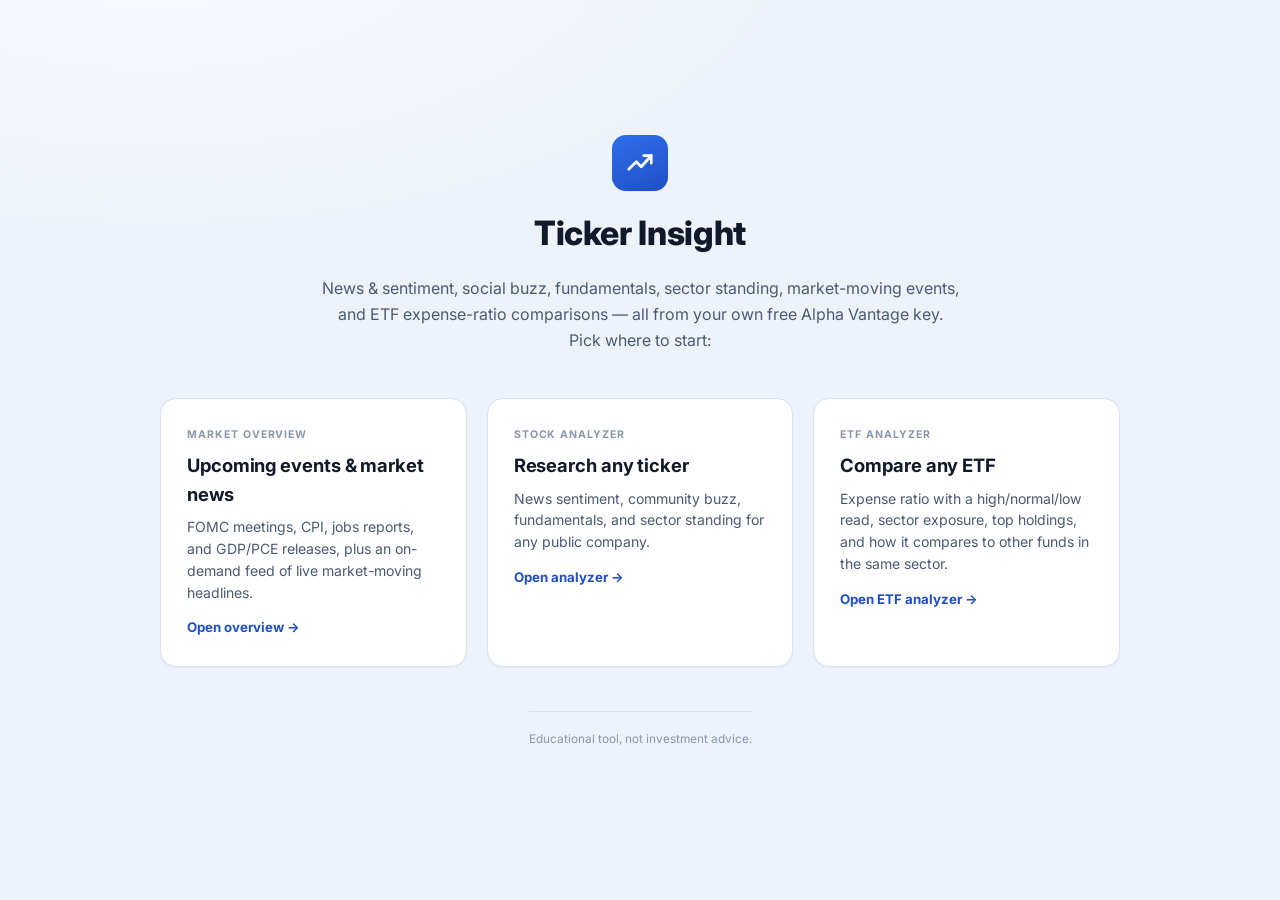
<file: index.html>
<!doctype html>
<html lang="en">
<head>
<meta charset="utf-8">
<meta name="viewport" content="width=device-width,initial-scale=1">
<title>Ticker Insight</title>
<link rel="preconnect" href="https://fonts.googleapis.com">
<link rel="preconnect" href="https://fonts.gstatic.com" crossorigin>
<link href="https://fonts.googleapis.com/css2?family=Inter:wght@400;500;600;700;800&family=JetBrains+Mono:wght@500;600;700&display=swap" rel="stylesheet">
<link rel="stylesheet" href="style.css">
</head>
<body>
<div class="wrap cover-wrap">

  <div class="hero">
    <span class="brand-mark large" aria-hidden="true"><svg viewBox="0 0 24 24" fill="none" xmlns="http://www.w3.org/2000/svg"><path d="M3 17L9 11L13 15L21 6" stroke="white" stroke-width="2.2" stroke-linecap="round" stroke-linejoin="round"/><path d="M21 6H15M21 6V12" stroke="white" stroke-width="2.2" stroke-linecap="round" stroke-linejoin="round"/></svg></span>
    <h1>Ticker Insight</h1>
    <p class="hero-sub">News &amp; sentiment, social buzz, fundamentals, sector standing, market-moving events, and ETF expense-ratio comparisons — all from your own free Alpha Vantage key. Pick where to start:</p>
  </div>

  <div class="cover-grid">
    <a class="cover-card" href="overview.html">
      <span class="eyebrow">Market overview</span>
      <h2>Upcoming events &amp; market news</h2>
      <p>FOMC meetings, CPI, jobs reports, and GDP/PCE releases, plus an on-demand feed of live market-moving headlines.</p>
      <span class="cover-arrow">Open overview →</span>
    </a>
    <a class="cover-card" href="analyzer.html">
      <span class="eyebrow">Stock analyzer</span>
      <h2>Research any ticker</h2>
      <p>News sentiment, community buzz, fundamentals, and sector standing for any public company.</p>
      <span class="cover-arrow">Open analyzer →</span>
    </a>
    <a class="cover-card" href="etf.html">
      <span class="eyebrow">ETF analyzer</span>
      <h2>Compare any ETF</h2>
      <p>Expense ratio with a high/normal/low read, sector exposure, top holdings, and how it compares to other funds in the same sector.</p>
      <span class="cover-arrow">Open ETF analyzer →</span>
    </a>
  </div>

  <footer>Educational tool, not investment advice.</footer>
</div>
</body>
</html>
</file>
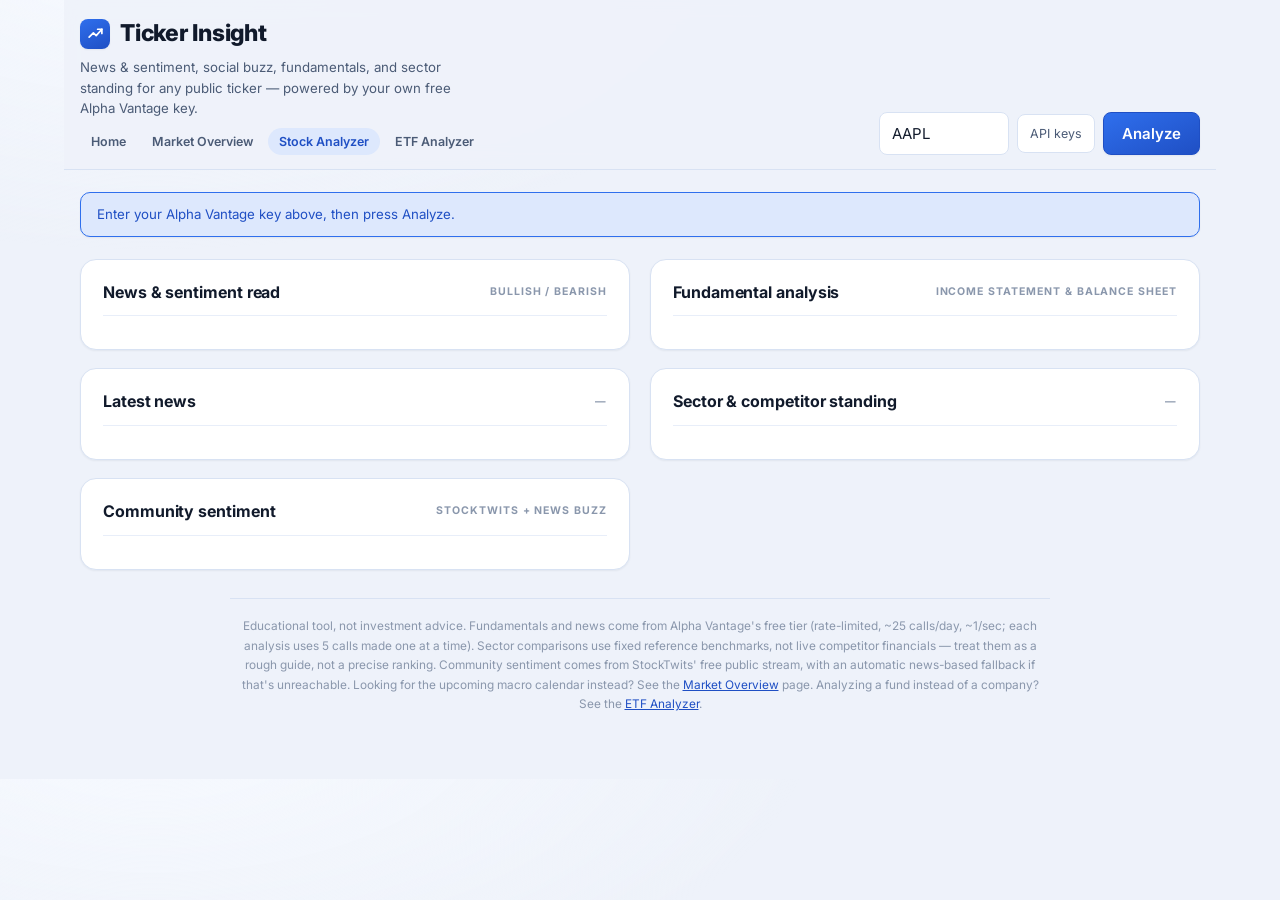
<file: analyzer.html>
<!doctype html>
<html lang="en">
<head>
<meta charset="utf-8">
<meta name="viewport" content="width=device-width,initial-scale=1">
<title>Stock Analyzer · Ticker Insight</title>
<link rel="preconnect" href="https://fonts.googleapis.com">
<link rel="preconnect" href="https://fonts.gstatic.com" crossorigin>
<link href="https://fonts.googleapis.com/css2?family=Inter:wght@400;500;600;700;800&family=JetBrains+Mono:wght@500;600;700&display=swap" rel="stylesheet">
<link rel="stylesheet" href="style.css">
</head>
<body>
<div class="wrap">

  <div class="topbar">
    <div class="brandline">
      <h1><span class="brand-mark" aria-hidden="true"><svg viewBox="0 0 24 24" fill="none" xmlns="http://www.w3.org/2000/svg"><path d="M3 17L9 11L13 15L21 6" stroke="white" stroke-width="2.4" stroke-linecap="round" stroke-linejoin="round"/><path d="M21 6H15M21 6V12" stroke="white" stroke-width="2.4" stroke-linecap="round" stroke-linejoin="round"/></svg></span>Ticker Insight</h1>
      <p>News &amp; sentiment, social buzz, fundamentals, and sector standing for any public ticker — powered by your own free Alpha Vantage key.</p>
      <nav class="pagenav">
        <a href="index.html">Home</a>
        <a href="overview.html">Market Overview</a>
        <a href="analyzer.html" class="active">Stock Analyzer</a>
        <a href="etf.html">ETF Analyzer</a>
      </nav>
    </div>
    <form id="searchForm" autocomplete="off">
      <input type="text" id="tickerInput" placeholder="AAPL" maxlength="8" value="AAPL">
      <details class="keys" id="keybox">
        <summary id="keySummary">API keys</summary>
        <div class="keypanel">
          <p>Free key at <a href="https://www.alphavantage.co/support/#api-key" target="_blank" rel="noopener">alphavantage.co</a> (required, ~25 req/day, this page uses 5 per analysis).</p>
          <label for="avKey">Alpha Vantage key</label>
          <input type="password" id="avKey" placeholder="required">
          <p>Social sentiment comes from StockTwits' free public symbol stream — no key needed. If it's unreachable, the page automatically falls back to a news-based buzz proxy instead.</p>
          <button type="button" class="ghost" id="saveKeys">Save</button>
        </div>
      </details>
      <button type="submit" id="goBtn">Analyze</button>
    </form>
  </div>

  <div id="banner" class="banner example">Enter your Alpha Vantage key above, then press Analyze.</div>

  <div class="overview" id="overview" style="display:none;"></div>

  <div class="grid">
    <div class="col" style="display:flex;flex-direction:column;gap:18px;">

      <div class="card">
        <div class="card-head"><h2>News &amp; sentiment read</h2><span class="eyebrow">Bullish / bearish</span></div>
        <div id="sentimentVerdict"></div>
      </div>

      <div class="card">
        <div class="card-head"><h2>Latest news</h2><span class="eyebrow" id="newsCount">—</span></div>
        <div id="newsList"></div>
      </div>

      <div class="card">
        <div class="card-head"><h2>Community sentiment</h2><span class="eyebrow">StockTwits + news buzz</span></div>
        <div id="xSection"></div>
      </div>

    </div>

    <div class="col" style="display:flex;flex-direction:column;gap:18px;">

      <div class="card">
        <div class="card-head"><h2>Fundamental analysis</h2><span class="eyebrow">Income statement &amp; balance sheet</span></div>
        <table class="metrics" id="fundTable"></table>
      </div>

      <div class="card">
        <div class="card-head"><h2>Sector &amp; competitor standing</h2><span class="eyebrow" id="sectorName">—</span></div>
        <div id="rankSection"></div>
      </div>

    </div>
  </div>

  <footer>
    Educational tool, not investment advice. Fundamentals and news come from Alpha Vantage's free tier (rate-limited, ~25 calls/day, ~1/sec; each analysis uses 5 calls made one at a time). Sector comparisons use fixed reference benchmarks, not live competitor financials — treat them as a rough guide, not a precise ranking. Community sentiment comes from StockTwits' free public stream, with an automatic news-based fallback if that's unreachable. Looking for the upcoming macro calendar instead? See the <a href="overview.html">Market Overview</a> page. Analyzing a fund instead of a company? See the <a href="etf.html">ETF Analyzer</a>.
  </footer>
</div>

<script src="shared.js"></script>
<script>
(function(){
"use strict";

const els = {
  tickerInput: document.getElementById('tickerInput'),
  avKey: document.getElementById('avKey'),
  saveKeys: document.getElementById('saveKeys'),
  keybox: document.getElementById('keybox'),
  keySummary: document.getElementById('keySummary'),
  form: document.getElementById('searchForm'),
  goBtn: document.getElementById('goBtn'),
  banner: document.getElementById('banner'),
  overview: document.getElementById('overview'),
  sentimentVerdict: document.getElementById('sentimentVerdict'),
  newsList: document.getElementById('newsList'),
  newsCount: document.getElementById('newsCount'),
  xSection: document.getElementById('xSection'),
  fundTable: document.getElementById('fundTable'),
  sectorName: document.getElementById('sectorName'),
  rankSection: document.getElementById('rankSection'),
};

(function initKeys(){
  const av = loadK('ti_av_key');
  if(av) els.avKey.value = av;
  els.keySummary.textContent = av ? 'API keys saved ✓' : 'API keys';
})();
els.saveKeys.addEventListener('click', function(){
  saveK('ti_av_key', els.avKey.value.trim());
  els.keySummary.textContent = els.avKey.value.trim() ? 'API keys saved ✓' : 'API keys';
  els.keybox.removeAttribute('open');
});

function setBanner(kind,msg){ els.banner.className = 'banner'+(kind?' '+kind:''); els.banner.textContent = msg; }

/* ---------------- sector reference benchmarks (static, approximate) ---------------- */
const SECTOR_REF = [
  {match:['TECHNOLOGY'], pe:28, margin:0.18, growth:0.10, peers:['AAPL','MSFT','GOOGL','NVDA','META']},
  {match:['HEALTH'], pe:22, margin:0.12, growth:0.08, peers:['JNJ','UNH','PFE','ABBV','LLY']},
  {match:['FINANC'], pe:14, margin:0.22, growth:0.06, peers:['JPM','BAC','WFC','GS','MS']},
  {match:['CONSUMER CYCLICAL','CONSUMER DISCRETIONARY'], pe:20, margin:0.08, growth:0.09, peers:['AMZN','TSLA','HD','MCD','NKE']},
  {match:['CONSUMER DEFENSIVE','CONSUMER STAPLES'], pe:19, margin:0.09, growth:0.04, peers:['PG','KO','PEP','WMT','COST']},
  {match:['ENERGY'], pe:11, margin:0.10, growth:0.05, peers:['XOM','CVX','COP','SLB','EOG']},
  {match:['INDUSTRIAL'], pe:19, margin:0.09, growth:0.06, peers:['CAT','HON','UPS','GE','BA']},
  {match:['UTILIT'], pe:17, margin:0.11, growth:0.03, peers:['NEE','DUK','SO','AEP','EXC']},
  {match:['REAL ESTATE'], pe:35, margin:0.25, growth:0.04, peers:['PLD','AMT','EQIX','SPG','O']},
  {match:['MATERIAL'], pe:16, margin:0.10, growth:0.04, peers:['LIN','SHW','FCX','NEM','DOW']},
  {match:['COMMUNICATION'], pe:19, margin:0.14, growth:0.06, peers:['GOOGL','META','NFLX','DIS','TMUS']},
];
const SECTOR_DEFAULT = {pe:20, margin:0.12, growth:0.07, peers:[]};
function sectorRef(sectorStr){
  const s = (sectorStr||'').toUpperCase();
  for(const row of SECTOR_REF){ if(row.match.some(m=>s.includes(m))) return row; }
  return SECTOR_DEFAULT;
}

function renderOverview(d){
  els.overview.style.display = 'flex';
  const cls = d.change>=0 ? 'up' : 'down';
  const arrow = d.change>=0 ? '▲' : '▼';
  els.overview.innerHTML =
    '<div class="ov-id"><div class="tick">'+d.ticker+' · '+(d.exchange||'—')+'</div><h2>'+d.name+'</h2><div class="sub">'+(d.sector||'')+(d.industry?' · '+d.industry:'')+'</div></div>'+
    '<div class="ov-price"><span class="px">$'+d.price.toFixed(2)+'</span><span class="chg '+cls+'">'+arrow+' '+Math.abs(d.change).toFixed(2)+' ('+Math.abs(d.changePct).toFixed(2)+'%)</span></div>';
}

function renderSentiment(newsFeed, ticker){
  if(!newsFeed.length){
    els.sentimentVerdict.innerHTML = '<div class="verdict-note">No recent news found to gauge sentiment from.</div>';
    return;
  }
  let scoreSum = 0, n = 0;
  newsFeed.forEach(item=>{
    const tk = (item.ticker_sentiment||[]).find(t=>t.ticker===ticker);
    const s = tk ? num(tk.ticker_sentiment_score) : num(item.overall_sentiment_score);
    if(s!==null){ scoreSum += s; n++; }
  });
  const avgScore = n ? scoreSum/n : 0;
  let label, cls;
  if(avgScore >= 0.15){ label = 'Bullish'; cls = 'bullish'; }
  else if(avgScore <= -0.15){ label = 'Bearish'; cls = 'bearish'; }
  else { label = 'Neutral / mixed'; cls = 'neutral'; }
  els.sentimentVerdict.innerHTML =
    '<div class="verdict-row"><span class="verdict-pill '+cls+'">'+label+'</span><span class="verdict-note">Average sentiment score '+avgScore.toFixed(2)+' across '+n+' recent articles (Alpha Vantage NEWS_SENTIMENT).</span></div>';
}

function renderNews(newsFeed){
  els.newsCount.textContent = newsFeed.length + ' articles';
  if(!newsFeed.length){ els.newsList.innerHTML = '<p class="verdict-note">No recent news found for this ticker.</p>'; return; }
  els.newsList.innerHTML = newsFeed.slice(0,12).map(function(n){
    const cls = sentClass(n.overall_sentiment_label);
    let when = '';
    if(n.time_published && n.time_published.length>=8){
      const t = n.time_published;
      when = t.slice(4,6)+'/'+t.slice(6,8)+'/'+t.slice(0,4);
    }
    return '<div class="news-item"><div class="news-top"><a href="'+n.url+'" target="_blank" rel="noopener">'+n.title+'</a><span class="tag '+cls+'">'+(n.overall_sentiment_label||'—')+'</span></div>'+
      '<div class="meta">'+n.source+' · '+when+'</div></div>';
  }).join('');
}

function newsBuzzFallback(ticker, newsFeed, reason){
  const bullish = newsFeed.filter(n=>sentClass(n.overall_sentiment_label)==='bullish').length;
  const bearish = newsFeed.filter(n=>sentClass(n.overall_sentiment_label)==='bearish').length;
  els.xSection.innerHTML =
    '<p class="note">'+reason+' so this is a proxy built from recent news volume instead.</p>'+
    '<table class="metrics"><tr><td class="k">Bullish-leaning articles</td><td class="v">'+bullish+'</td></tr>'+
    '<tr><td class="k">Bearish-leaning articles</td><td class="v">'+bearish+'</td></tr></table>';
}

async function renderSocialSection(ticker, newsFeed){
  els.xSection.innerHTML = '<div class="skel" style="width:100%;height:60px;"></div>';
  try{
    // StockTwits' public symbol stream needs no key or login and is built for
    // exactly this — retail bullish/bearish tags on a ticker.
    const url = 'https://api.stocktwits.com/api/2/streams/symbol/'+encodeURIComponent(ticker)+'.json';
    const res = await fetch(url);
    if(!res.ok) throw new Error('StockTwits responded with '+res.status);
    const json = await res.json();
    const messages = json.messages || [];
    if(!messages.length){ throw new Error('no recent StockTwits messages for this ticker'); }

    let bull=0, bear=0, neu=0;
    messages.forEach(function(m){
      const s = m.entities && m.entities.sentiment && m.entities.sentiment.basic;
      if(s==='Bullish') bull++; else if(s==='Bearish') bear++; else neu++;
    });
    const total = messages.length;
    const cls = bull>bear ? 'bullish' : bear>bull ? 'bearish' : 'neutral';
    const label = bull>bear ? 'Leaning bullish' : bear>bull ? 'Leaning bearish' : 'Mixed / neutral';
    els.xSection.innerHTML =
      '<div class="verdict-row"><span class="verdict-pill '+cls+'">'+label+'</span><span class="verdict-note">'+total+' recent StockTwits posts mentioning $'+ticker+'.</span></div>'+
      '<table class="metrics" style="margin-top:8px;"><tr><td class="k">Bullish-tagged posts</td><td class="v">'+bull+'</td></tr>'+
      '<tr><td class="k">Bearish-tagged posts</td><td class="v">'+bear+'</td></tr>'+
      '<tr><td class="k">Untagged posts</td><td class="v">'+neu+'</td></tr></table>'+
      '<p class="note">From StockTwits\' free public symbol stream — no account needed. Tags are self-reported by posters, not a computed model.</p>';
  }catch(err){
    newsBuzzFallback(ticker, newsFeed, 'Could not reach StockTwits directly from the browser ('+err.message+'),');
  }
}

function metricRow(k,v){ return '<tr><td class="k">'+k+'</td><td class="v">'+v+'</td></tr>'; }

function renderFundamentals(ov, income, bal){
  const rows = [];
  const pe = num(ov.PERatio), peg = num(ov.PEGRatio);
  rows.push(metricRow('P/E ratio', pe!==null?pe.toFixed(1):'—'));
  rows.push(metricRow('PEG ratio', peg!==null?peg.toFixed(2):'—'));
  rows.push(metricRow('Profit margin', pct(num(ov.ProfitMargin))));
  rows.push(metricRow('Operating margin', pct(num(ov.OperatingMarginTTM))));
  rows.push(metricRow('Return on equity', pct(num(ov.ReturnOnEquityTTM))));

  // income statement YoY (most recent two annual reports)
  const ar = (income && income.annualReports) || [];
  if(ar.length >= 2){
    const rev0 = num(ar[0].totalRevenue), rev1 = num(ar[1].totalRevenue);
    const ni0 = num(ar[0].netIncome), ni1 = num(ar[1].netIncome);
    if(rev0!==null && rev1) rows.push(metricRow('Revenue YoY (annual)', pct((rev0-rev1)/Math.abs(rev1))));
    if(ni0!==null && ni1) rows.push(metricRow('Net income YoY (annual)', pct((ni0-ni1)/Math.abs(ni1))));
    rows.push(metricRow('Latest annual revenue', money(rev0)));
    rows.push(metricRow('Latest annual net income', money(ni0)));
  }
  rows.push(metricRow('Market cap', money(num(ov.MarketCapitalization))));
  rows.push(metricRow('Analyst target', num(ov.AnalystTargetPrice)!==null ? '$'+num(ov.AnalystTargetPrice).toFixed(2) : '—'));

  if(bal){
    const liab = num(bal.totalLiabilities), eq = num(bal.totalShareholderEquity);
    const ca = num(bal.totalCurrentAssets), cl = num(bal.totalCurrentLiabilities);
    rows.push(metricRow('Debt / equity', (liab!==null&&eq)?(liab/eq).toFixed(2):'—'));
    rows.push(metricRow('Current ratio', (ca!==null&&cl)?(ca/cl).toFixed(2):'—'));
  }
  els.fundTable.innerHTML = rows.join('');
}

function verdictTag(companyVal, sectorVal, higherIsBetter){
  if(companyVal===null || sectorVal===null || sectorVal===0) return {cls:'neutral', label:'n/a'};
  const ratio = companyVal/sectorVal;
  const better = higherIsBetter ? ratio>1.1 : ratio<0.9;
  const worse = higherIsBetter ? ratio<0.9 : ratio>1.1;
  if(better) return {cls:'bullish', label:'Above sector'};
  if(worse) return {cls:'bearish', label:'Below sector'};
  return {cls:'neutral', label:'In line'};
}

function renderRanking(ov, income, ticker){
  const sector = ov.Sector || ov.Industry || '';
  els.sectorName.textContent = sector || 'Unclassified';
  const ref = sectorRef(sector);

  const pe = num(ov.PERatio);
  const margin = num(ov.ProfitMargin);
  const ar = (income && income.annualReports) || [];
  let growth = null;
  if(ar.length>=2){
    const rev0=num(ar[0].totalRevenue), rev1=num(ar[1].totalRevenue);
    if(rev0!==null && rev1) growth = (rev0-rev1)/Math.abs(rev1);
  }

  const peV = verdictTag(pe, ref.pe, false); // lower P/E = cheaper = "better" here
  const mV = verdictTag(margin, ref.margin, true);
  const gV = verdictTag(growth, ref.growth, true);

  const tally = [peV,mV,gV].filter(v=>v.label!=='n/a');
  const bullCount = tally.filter(v=>v.cls==='bullish').length;
  const bearCount = tally.filter(v=>v.cls==='bearish').length;
  let tier, tierCls;
  if(bullCount>=2){ tier='Top of sector'; tierCls='bullish'; }
  else if(bearCount>=2){ tier='Below sector average'; tierCls='bearish'; }
  else { tier='Around sector average'; tierCls='neutral'; }

  const rows = [
    ['P/E ratio', pe!==null?pe.toFixed(1):'—', ref.pe.toFixed(1), peV],
    ['Profit margin', pct(margin), (ref.margin*100).toFixed(0)+'%', mV],
    ['Revenue growth (YoY)', pct(growth), (ref.growth*100).toFixed(0)+'%', gV],
  ];

  const tableHtml = '<table class="rank"><tr><th>Metric</th><th>'+ticker+'</th><th>Sector ref.</th><th></th></tr>'+
    rows.map(r=>'<tr><td>'+r[0]+'</td><td class="num">'+r[1]+'</td><td class="num">'+r[2]+'</td><td><span class="tag '+r[3].cls+'">'+r[3].label+'</span></td></tr>').join('')+
    '</table>';

  const peersHtml = ref.peers.length ? '<div class="peers">'+ref.peers.map(p=>'<span class="peer-chip">'+p+'</span>').join('')+'</div>' : '<p class="note">No reference peer list for this sector.</p>';

  els.rankSection.innerHTML =
    '<div class="verdict-row"><span class="tier-badge" style="background:var(--'+tierCls+'-soft);color:var(--'+tierCls+');">'+tier+'</span></div>'+
    tableHtml+
    '<p class="eyebrow" style="margin-top:6px;">Notable names in this sector</p>'+
    peersHtml+
    '<p class="note">Sector reference values are fixed, approximate benchmarks — not live-fetched competitor financials — so treat this as a rough compass, not a precise ranking.</p>';
}

async function runAnalysis(ticker){
  const avKey = els.avKey.value.trim();
  if(!avKey){ setBanner('error', 'Add your Alpha Vantage API key first (see API keys panel).'); return; }

  els.goBtn.disabled = true;
  try{
    // Alpha Vantage's free tier only allows ~1 request/second. Firing all 5 calls at
    // once trips its burst limit (it returns a "Note" warning instead of data), so we
    // space them out and fail fast if the ticker itself is bad.
    setBanner('', 'Fetching overview for '+ticker+'… (1/5)');
    const ov = await avFetch({function:'OVERVIEW', symbol:ticker}, avKey);
    if(!ov || !ov.Symbol) throw new Error('No fundamental data returned for "'+ticker+'" — check the ticker symbol.');

    await delay(1100);
    setBanner('', 'Fetching quote for '+ticker+'… (2/5)');
    const quote = await avFetch({function:'GLOBAL_QUOTE', symbol:ticker}, avKey);

    await delay(1100);
    setBanner('', 'Fetching news & sentiment for '+ticker+'… (3/5)');
    const newsRaw = await avFetch({function:'NEWS_SENTIMENT', tickers:ticker, limit:'30'}, avKey);

    await delay(1100);
    setBanner('', 'Fetching income statement for '+ticker+'… (4/5)');
    const income = await avFetch({function:'INCOME_STATEMENT', symbol:ticker}, avKey);

    await delay(1100);
    setBanner('', 'Fetching balance sheet for '+ticker+'… (5/5)');
    const bal = await avFetch({function:'BALANCE_SHEET', symbol:ticker}, avKey);

    const q = quote['Global Quote'] || {};
    const price = num(q['05. price']) || 0;
    const change = num(q['09. change']) || 0;
    const changePct = num((q['10. change percent']||'0').replace('%','')) || 0;

    renderOverview({
      ticker: ov.Symbol, name: ov.Name, exchange: ov.Exchange, sector: ov.Sector, industry: ov.Industry,
      price, change, changePct
    });

    const newsFeed = newsRaw.feed || [];
    renderSentiment(newsFeed, ticker);
    renderNews(newsFeed);
    await renderSocialSection(ticker, newsFeed);
    renderFundamentals(ov, income, (bal.quarterlyReports&&bal.quarterlyReports[0]) || (bal.annualReports&&bal.annualReports[0]) || null);
    renderRanking(ov, income, ticker);

    setBanner('', 'Loaded live data for '+ticker+'.');
  }catch(err){
    setBanner('error', err.message);
  }finally{
    els.goBtn.disabled = false;
  }
}

els.form.addEventListener('submit', function(e){
  e.preventDefault();
  const t = els.tickerInput.value.trim().toUpperCase();
  if(t) runAnalysis(t);
});

})();
</script>
</body>
</html>
</file>
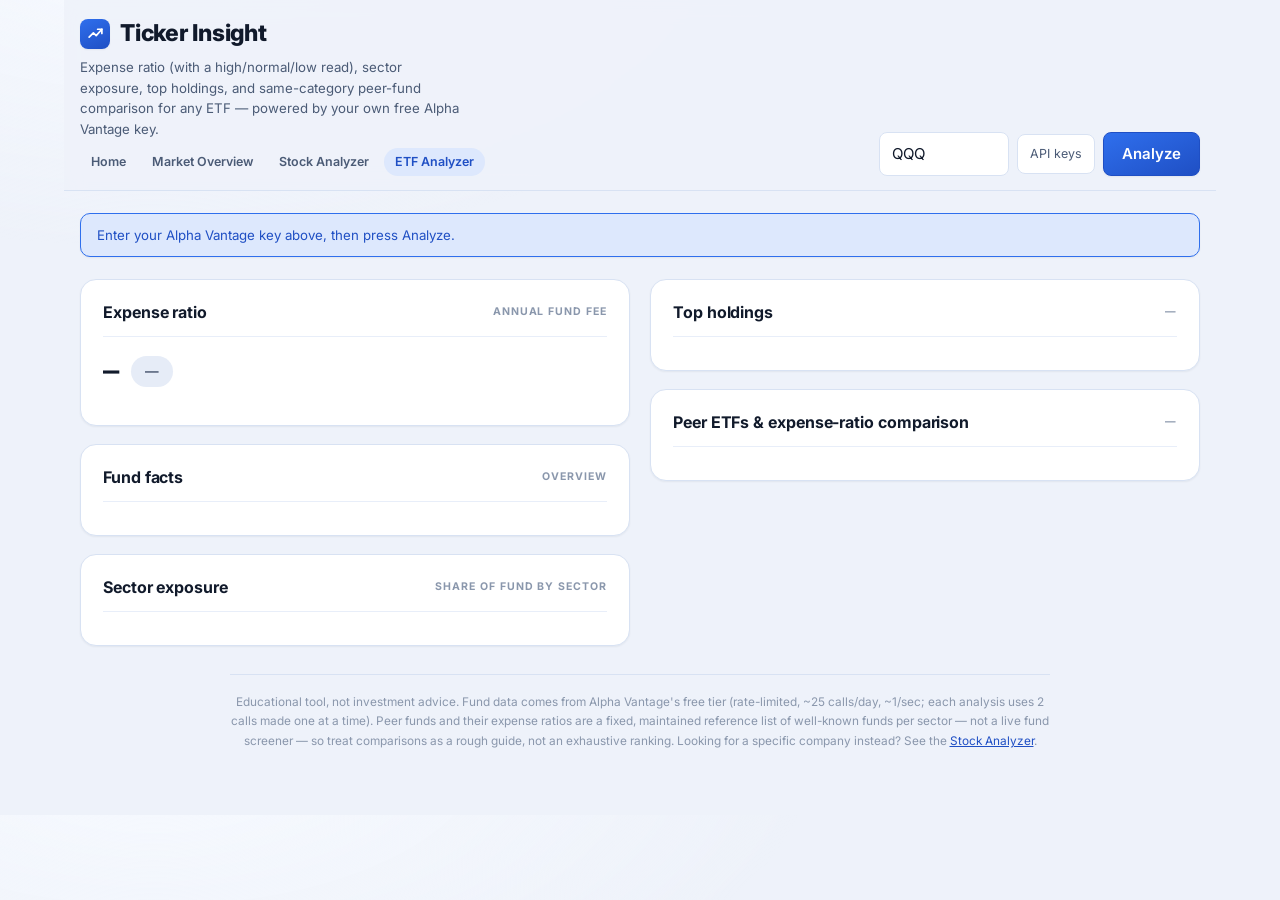
<file: etf.html>
<!doctype html>
<html lang="en">
<head>
<meta charset="utf-8">
<meta name="viewport" content="width=device-width,initial-scale=1">
<title>ETF Analyzer · Ticker Insight</title>
<link rel="preconnect" href="https://fonts.googleapis.com">
<link rel="preconnect" href="https://fonts.gstatic.com" crossorigin>
<link href="https://fonts.googleapis.com/css2?family=Inter:wght@400;500;600;700;800&family=JetBrains+Mono:wght@500;600;700&display=swap" rel="stylesheet">
<link rel="stylesheet" href="style.css">
</head>
<body>
<div class="wrap">

  <div class="topbar">
    <div class="brandline">
      <h1><span class="brand-mark" aria-hidden="true"><svg viewBox="0 0 24 24" fill="none" xmlns="http://www.w3.org/2000/svg"><path d="M3 17L9 11L13 15L21 6" stroke="white" stroke-width="2.4" stroke-linecap="round" stroke-linejoin="round"/><path d="M21 6H15M21 6V12" stroke="white" stroke-width="2.4" stroke-linecap="round" stroke-linejoin="round"/></svg></span>Ticker Insight</h1>
      <p>Expense ratio (with a high/normal/low read), sector exposure, top holdings, and same-category peer-fund comparison for any ETF — powered by your own free Alpha Vantage key.</p>
      <nav class="pagenav">
        <a href="index.html">Home</a>
        <a href="overview.html">Market Overview</a>
        <a href="analyzer.html">Stock Analyzer</a>
        <a href="etf.html" class="active">ETF Analyzer</a>
      </nav>
    </div>
    <form id="searchForm" autocomplete="off">
      <input type="text" id="tickerInput" placeholder="QQQ" maxlength="8" value="QQQ">
      <details class="keys" id="keybox">
        <summary id="keySummary">API keys</summary>
        <div class="keypanel">
          <p>Free key at <a href="https://www.alphavantage.co/support/#api-key" target="_blank" rel="noopener">alphavantage.co</a> (required, ~25 req/day, this page uses 2 per analysis).</p>
          <label for="avKey">Alpha Vantage key</label>
          <input type="password" id="avKey" placeholder="required">
          <p>Shared with the Stock Analyzer page — save it once, use it everywhere on this site.</p>
          <button type="button" class="ghost" id="saveKeys">Save</button>
        </div>
      </details>
      <button type="submit" id="goBtn">Analyze</button>
    </form>
  </div>

  <div id="banner" class="banner example">Enter your Alpha Vantage key above, then press Analyze.</div>

  <div class="overview" id="overview" style="display:none;"></div>

  <div class="grid">
    <div class="col" style="display:flex;flex-direction:column;gap:18px;">

      <div class="card">
        <div class="card-head"><h2>Expense ratio</h2><span class="eyebrow">Annual fund fee</span></div>
        <div class="verdict-row">
          <span class="px" id="erValue">—</span>
          <span class="tier-badge" id="erTierBadge">—</span>
        </div>
        <div class="verdict-note" id="erNote"></div>
      </div>

      <div class="card">
        <div class="card-head"><h2>Fund facts</h2><span class="eyebrow">Overview</span></div>
        <table class="metrics" id="factsTable"></table>
      </div>

      <div class="card">
        <div class="card-head"><h2>Sector exposure</h2><span class="eyebrow">Share of fund by sector</span></div>
        <div id="sectorBars"></div>
      </div>

    </div>

    <div class="col" style="display:flex;flex-direction:column;gap:18px;">

      <div class="card">
        <div class="card-head"><h2>Top holdings</h2><span class="eyebrow" id="holdingsCount">—</span></div>
        <table class="rank" id="holdingsTable"></table>
      </div>

      <div class="card">
        <div class="card-head"><h2>Peer ETFs &amp; expense-ratio comparison</h2><span class="eyebrow" id="peerCategory">—</span></div>
        <div id="peerSection"></div>
      </div>

    </div>
  </div>

  <footer>
    Educational tool, not investment advice. Fund data comes from Alpha Vantage's free tier (rate-limited, ~25 calls/day, ~1/sec; each analysis uses 2 calls made one at a time). Peer funds and their expense ratios are a fixed, maintained reference list of well-known funds per sector — not a live fund screener — so treat comparisons as a rough guide, not an exhaustive ranking. Looking for a specific company instead? See the <a href="analyzer.html">Stock Analyzer</a>.
  </footer>
</div>

<script src="shared.js"></script>
<script>
(function(){
"use strict";

const els = {
  tickerInput: document.getElementById('tickerInput'),
  avKey: document.getElementById('avKey'),
  saveKeys: document.getElementById('saveKeys'),
  keybox: document.getElementById('keybox'),
  keySummary: document.getElementById('keySummary'),
  form: document.getElementById('searchForm'),
  goBtn: document.getElementById('goBtn'),
  banner: document.getElementById('banner'),
  overview: document.getElementById('overview'),
  erValue: document.getElementById('erValue'),
  erTierBadge: document.getElementById('erTierBadge'),
  erNote: document.getElementById('erNote'),
  factsTable: document.getElementById('factsTable'),
  sectorBars: document.getElementById('sectorBars'),
  holdingsCount: document.getElementById('holdingsCount'),
  holdingsTable: document.getElementById('holdingsTable'),
  peerCategory: document.getElementById('peerCategory'),
  peerSection: document.getElementById('peerSection'),
};

(function initKeys(){
  const av = loadK('ti_av_key');
  if(av) els.avKey.value = av;
  els.keySummary.textContent = av ? 'API keys saved ✓' : 'API keys';
})();
els.saveKeys.addEventListener('click', function(){
  saveK('ti_av_key', els.avKey.value.trim());
  els.keySummary.textContent = els.avKey.value.trim() ? 'API keys saved ✓' : 'API keys';
  els.keybox.removeAttribute('open');
});

function setBanner(kind,msg){ els.banner.className = 'banner'+(kind?' '+kind:''); els.banner.textContent = msg; }
function metricRow(k,v){ return '<tr><td class="k">'+k+'</td><td class="v">'+v+'</td></tr>'; }
function titleCase(s){ return (s||'').toLowerCase().replace(/\b\w/g, function(c){ return c.toUpperCase(); }); }
function median(arr){
  const s = arr.slice().sort(function(a,b){ return a-b; });
  const n = s.length;
  if(!n) return null;
  return n%2===1 ? s[(n-1)/2] : (s[n/2-1]+s[n/2])/2;
}

/* ---------------- sector peer-fund reference (static, approximate expense ratios in %) ---------------- */
const ETF_PEER_GROUPS = {
  'Technology': {label:'Technology / Information Technology', peers:[
    {t:'XLK', name:'Technology Select Sector SPDR Fund', er:0.09},
    {t:'VGT', name:'Vanguard Information Technology ETF', er:0.09},
    {t:'FTEC', name:'Fidelity MSCI Information Technology ETF', er:0.08},
    {t:'IYW', name:'iShares U.S. Technology ETF', er:0.39},
    {t:'SMH', name:'VanEck Semiconductor ETF', er:0.35},
  ]},
  'Health Care': {label:'Health Care', peers:[
    {t:'XLV', name:'Health Care Select Sector SPDR Fund', er:0.09},
    {t:'VHT', name:'Vanguard Health Care ETF', er:0.09},
    {t:'FHLC', name:'Fidelity MSCI Health Care ETF', er:0.08},
    {t:'IYH', name:'iShares U.S. Healthcare ETF', er:0.39},
    {t:'IBB', name:'iShares Biotechnology ETF', er:0.44},
  ]},
  'Financials': {label:'Financials', peers:[
    {t:'XLF', name:'Financial Select Sector SPDR Fund', er:0.09},
    {t:'VFH', name:'Vanguard Financials ETF', er:0.09},
    {t:'FNCL', name:'Fidelity MSCI Financials ETF', er:0.08},
    {t:'IYF', name:'iShares U.S. Financials ETF', er:0.39},
    {t:'KBE', name:'SPDR S&P Bank ETF', er:0.35},
  ]},
  'Energy': {label:'Energy', peers:[
    {t:'XLE', name:'Energy Select Sector SPDR Fund', er:0.09},
    {t:'VDE', name:'Vanguard Energy ETF', er:0.09},
    {t:'FENY', name:'Fidelity MSCI Energy ETF', er:0.08},
    {t:'IYE', name:'iShares U.S. Energy ETF', er:0.39},
  ]},
  'Consumer Discretionary': {label:'Consumer Discretionary', peers:[
    {t:'XLY', name:'Consumer Discretionary Select Sector SPDR Fund', er:0.09},
    {t:'VCR', name:'Vanguard Consumer Discretionary ETF', er:0.09},
    {t:'FDIS', name:'Fidelity MSCI Consumer Discretionary ETF', er:0.08},
    {t:'IYC', name:'iShares U.S. Consumer Discretionary ETF', er:0.39},
  ]},
  'Consumer Staples': {label:'Consumer Staples', peers:[
    {t:'XLP', name:'Consumer Staples Select Sector SPDR Fund', er:0.09},
    {t:'VDC', name:'Vanguard Consumer Staples ETF', er:0.09},
    {t:'FSTA', name:'Fidelity MSCI Consumer Staples ETF', er:0.08},
    {t:'IYK', name:'iShares U.S. Consumer Staples ETF', er:0.39},
  ]},
  'Industrials': {label:'Industrials', peers:[
    {t:'XLI', name:'Industrial Select Sector SPDR Fund', er:0.09},
    {t:'VIS', name:'Vanguard Industrials ETF', er:0.09},
    {t:'FIDU', name:'Fidelity MSCI Industrials ETF', er:0.08},
    {t:'IYJ', name:'iShares U.S. Industrials ETF', er:0.39},
  ]},
  'Materials': {label:'Materials', peers:[
    {t:'XLB', name:'Materials Select Sector SPDR Fund', er:0.09},
    {t:'VAW', name:'Vanguard Materials ETF', er:0.09},
    {t:'FMAT', name:'Fidelity MSCI Materials ETF', er:0.08},
    {t:'IYM', name:'iShares U.S. Basic Materials ETF', er:0.39},
  ]},
  'Utilities': {label:'Utilities', peers:[
    {t:'XLU', name:'Utilities Select Sector SPDR Fund', er:0.09},
    {t:'VPU', name:'Vanguard Utilities ETF', er:0.09},
    {t:'FUTY', name:'Fidelity MSCI Utilities ETF', er:0.08},
    {t:'IDU', name:'iShares U.S. Utilities ETF', er:0.39},
  ]},
  'Real Estate': {label:'Real Estate', peers:[
    {t:'XLRE', name:'Real Estate Select Sector SPDR Fund', er:0.09},
    {t:'VNQ', name:'Vanguard Real Estate ETF', er:0.13},
    {t:'FREL', name:'Fidelity MSCI Real Estate ETF', er:0.08},
    {t:'IYR', name:'iShares U.S. Real Estate ETF', er:0.39},
  ]},
  'Communication Services': {label:'Communication Services', peers:[
    {t:'XLC', name:'Communication Services Select Sector SPDR Fund', er:0.09},
    {t:'VOX', name:'Vanguard Communication Services ETF', er:0.09},
    {t:'FCOM', name:'Fidelity MSCI Communication Services ETF', er:0.08},
  ]},
  'Broad Market': {label:'Broad market / diversified', peers:[
    {t:'VOO', name:'Vanguard S&P 500 ETF', er:0.03},
    {t:'IVV', name:'iShares Core S&P 500 ETF', er:0.03},
    {t:'SPY', name:'SPDR S&P 500 ETF Trust', er:0.0945},
    {t:'VTI', name:'Vanguard Total Stock Market ETF', er:0.03},
    {t:'SCHB', name:'Schwab U.S. Broad Market ETF', er:0.03},
  ]},
};
const ETF_NAME_LOOKUP = {};
Object.keys(ETF_PEER_GROUPS).forEach(function(k){
  ETF_PEER_GROUPS[k].peers.forEach(function(p){ ETF_NAME_LOOKUP[p.t] = p.name; });
});

function normalizeSector(raw){
  const s = (raw||'').toUpperCase();
  if(s.includes('TECH')) return 'Technology';
  if(s.includes('HEALTH')) return 'Health Care';
  if(s.includes('FINANC')) return 'Financials';
  if(s.includes('ENERGY')) return 'Energy';
  if(s.includes('CONSUMER') && (s.includes('CYCLICAL')||s.includes('DISCRETIONARY'))) return 'Consumer Discretionary';
  if(s.includes('CONSUMER') && (s.includes('DEFENSIVE')||s.includes('STAPLES'))) return 'Consumer Staples';
  if(s.includes('INDUSTRIAL')) return 'Industrials';
  if(s.includes('MATERIAL')||s.includes('BASIC MATERIALS')) return 'Materials';
  if(s.includes('UTILIT')) return 'Utilities';
  if(s.includes('REAL ESTATE')) return 'Real Estate';
  if(s.includes('COMMUNICATION')||s.includes('TELECOM')) return 'Communication Services';
  return null;
}

/* ---------------- expense-ratio tiering ----------------
   Rough, widely-cited bands: broad-market index funds usually run well under 0.10%;
   most sector, international, and thematic index funds run 0.10%-0.50%; actively managed,
   leveraged/inverse, and niche thematic funds are typically above 0.50%. */
function erTier(erPct){
  if(erPct===null) return {tier:'—', cls:'neutral'};
  if(erPct < 0.10) return {tier:'Low', cls:'bullish'};
  if(erPct <= 0.50) return {tier:'Normal', cls:'neutral'};
  return {tier:'High', cls:'bearish'};
}
function costVerdict(erPct, peerMedian){
  if(erPct===null||peerMedian===null||peerMedian===0) return {cls:'neutral', label:'n/a'};
  const ratio = erPct/peerMedian;
  if(ratio < 0.85) return {cls:'bullish', label:'Cheaper than peers'};
  if(ratio > 1.15) return {cls:'bearish', label:'Pricier than peers'};
  return {cls:'neutral', label:'In line with peers'};
}

function renderOverview(ticker, quote, primaryLabel){
  els.overview.style.display = 'flex';
  const q = quote['Global Quote'] || {};
  const price = num(q['05. price']);
  const change = num(q['09. change']) || 0;
  const changePct = num((q['10. change percent']||'0').replace('%','')) || 0;
  const cls = change>=0 ? 'up' : 'down';
  const arrow = change>=0 ? '▲' : '▼';
  const displayName = ETF_NAME_LOOKUP[ticker] || ticker;
  const priceHtml = price!==null ?
    '<div class="ov-price"><span class="px">$'+price.toFixed(2)+'</span><span class="chg '+cls+'">'+arrow+' '+Math.abs(change).toFixed(2)+' ('+Math.abs(changePct).toFixed(2)+'%)</span></div>' : '';
  els.overview.innerHTML =
    '<div class="ov-id"><div class="tick">'+ticker+' · ETF</div><h2>'+displayName+'</h2><div class="sub">'+primaryLabel+'</div></div>'+
    priceHtml;
}

function renderExpenseRatio(erPct){
  const t = erTier(erPct);
  els.erValue.textContent = erPct!==null ? erPct.toFixed(2)+'%' : '—';
  els.erTierBadge.textContent = t.tier;
  els.erTierBadge.style.background = 'var(--'+t.cls+'-soft)';
  els.erTierBadge.style.color = 'var(--'+t.cls+')';
  let note;
  if(erPct===null){ note = 'No expense ratio was reported for this fund.'; }
  else if(t.tier==='Low'){ note = 'Below 0.10% — in line with the cheapest broad-market index funds.'; }
  else if(t.tier==='Normal'){ note = 'Between 0.10% and 0.50% — typical for sector, international, or thematic index funds.'; }
  else { note = 'Above 0.50% — typical of actively managed, leveraged/inverse, or niche thematic funds.'; }
  els.erNote.textContent = note;
}

function renderFacts(profile, primaryLabel){
  const rows = [];
  rows.push(metricRow('Net assets', money(num(profile.net_assets))));
  rows.push(metricRow('Dividend yield', pct(num(profile.dividend_yield))));
  rows.push(metricRow('Inception date', profile.inception_date || '—'));
  rows.push(metricRow('Portfolio turnover', pct(num(profile.portfolio_turnover))));
  rows.push(metricRow('Leveraged / inverse fund', (profile.leveraged||'').toUpperCase()==='YES' ? 'Yes' : 'No'));
  rows.push(metricRow('Primary sector exposure', primaryLabel));
  els.factsTable.innerHTML = rows.join('');
}

function renderSectorBars(sectors){
  if(!sectors.length){
    els.sectorBars.innerHTML = '<p class="note">No sector breakdown was reported for this fund (common for bond, currency, or commodity ETFs).</p>';
    return;
  }
  const top = sectors.slice(0,8);
  els.sectorBars.innerHTML = top.map(function(s){
    const p = s.weight*100;
    return '<div class="sector-bar-row"><span class="sector-bar-name">'+titleCase(s.name)+'</span>'+
      '<span class="sector-bar-track"><span class="sector-bar-fill" style="width:'+Math.min(100,p).toFixed(1)+'%;"></span></span>'+
      '<span class="sector-bar-pct">'+p.toFixed(1)+'%</span></div>';
  }).join('');
}

function renderHoldings(holdings){
  els.holdingsCount.textContent = holdings.length + ' positions';
  if(!holdings.length){
    els.holdingsTable.innerHTML = '<tr><td class="note" colspan="2">No holdings data reported for this fund.</td></tr>';
    return;
  }
  const top = holdings.slice(0,10);
  els.holdingsTable.innerHTML = '<tr><th>Holding</th><th>Weight</th></tr>' +
    top.map(function(h){
      const w = num(h.weight);
      return '<tr><td>'+(h.description||h.symbol||'—')+' <span class="meta">'+(h.symbol||'')+'</span></td><td class="num">'+(w!==null?(w*100).toFixed(2)+'%':'—')+'</td></tr>';
    }).join('');
}

function renderPeers(ticker, erPct, group){
  els.peerCategory.textContent = group.label;
  const peerMedian = median(group.peers.map(function(p){ return p.er; }));
  const verdict = costVerdict(erPct, peerMedian);

  const rows = group.peers.filter(function(p){ return p.t!==ticker; }).map(function(p){
    return {t:p.t, name:p.name, er:p.er, self:false};
  });
  rows.push({t:ticker, name:(ETF_NAME_LOOKUP[ticker]||ticker), er:erPct, self:true});
  rows.sort(function(a,b){
    const av = a.er===null ? Infinity : a.er, bv = b.er===null ? Infinity : b.er;
    return av-bv;
  });

  const tableHtml = '<table class="rank"><tr><th>ETF</th><th>Fund</th><th>Expense ratio</th></tr>' +
    rows.map(function(r){
      return '<tr class="'+(r.self?'self-row':'')+'"><td class="num">'+r.t+(r.self?' <span class="tag neutral">this fund</span>':'')+'</td><td>'+r.name+'</td><td class="num">'+(r.er!==null?r.er.toFixed(2)+'%':'—')+'</td></tr>';
    }).join('') +
  '</table>';

  els.peerSection.innerHTML =
    '<div class="verdict-row"><span class="tier-badge" style="background:var(--'+verdict.cls+'-soft);color:var(--'+verdict.cls+');">'+verdict.label+'</span>'+
    '<span class="verdict-note">Peer median expense ratio in '+group.label+': '+(peerMedian!==null?peerMedian.toFixed(2)+'%':'—')+'.</span></div>'+
    tableHtml+
    '<p class="note">Peer funds and their expense ratios are a fixed, maintained reference list of well-known funds per category — not a live fund screener — so treat this as a rough guide, not an exhaustive comparison.</p>';
}

async function runEtfAnalysis(ticker){
  const avKey = els.avKey.value.trim();
  if(!avKey){ setBanner('error', 'Add your Alpha Vantage API key first (see API keys panel).'); return; }

  els.goBtn.disabled = true;
  try{
    setBanner('', 'Fetching ETF profile for '+ticker+'… (1/2)');
    const profile = await avFetch({function:'ETF_PROFILE', symbol:ticker}, avKey);
    if(!profile || profile.net_expense_ratio===undefined) throw new Error('No ETF profile data returned for "'+ticker+'" — check that this is a valid ETF ticker.');

    await delay(1100);
    setBanner('', 'Fetching quote for '+ticker+'… (2/2)');
    const quote = await avFetch({function:'GLOBAL_QUOTE', symbol:ticker}, avKey);

    const erPct = num(profile.net_expense_ratio)!==null ? num(profile.net_expense_ratio)*100 : null;
    const sectorsRaw = (profile.sectors||[]).map(function(s){ return {name:s.sector, weight:num(s.weight)||0}; })
      .filter(function(s){ return s.weight>0; }).sort(function(a,b){ return b.weight-a.weight; });

    let primaryKey = null;
    for(const s of sectorsRaw){ const k = normalizeSector(s.name); if(k){ primaryKey = k; break; } }
    if(!primaryKey) primaryKey = 'Broad Market';
    const group = ETF_PEER_GROUPS[primaryKey];

    renderOverview(ticker, quote, group.label);
    renderExpenseRatio(erPct);
    renderFacts(profile, group.label);
    renderSectorBars(sectorsRaw);
    renderHoldings(profile.holdings||[]);
    renderPeers(ticker, erPct, group);

    setBanner('', 'Loaded live data for '+ticker+'.');
  }catch(err){
    setBanner('error', err.message);
  }finally{
    els.goBtn.disabled = false;
  }
}

els.form.addEventListener('submit', function(e){
  e.preventDefault();
  const t = els.tickerInput.value.trim().toUpperCase();
  if(t) runEtfAnalysis(t);
});

})();
</script>
</body>
</html>
</file>
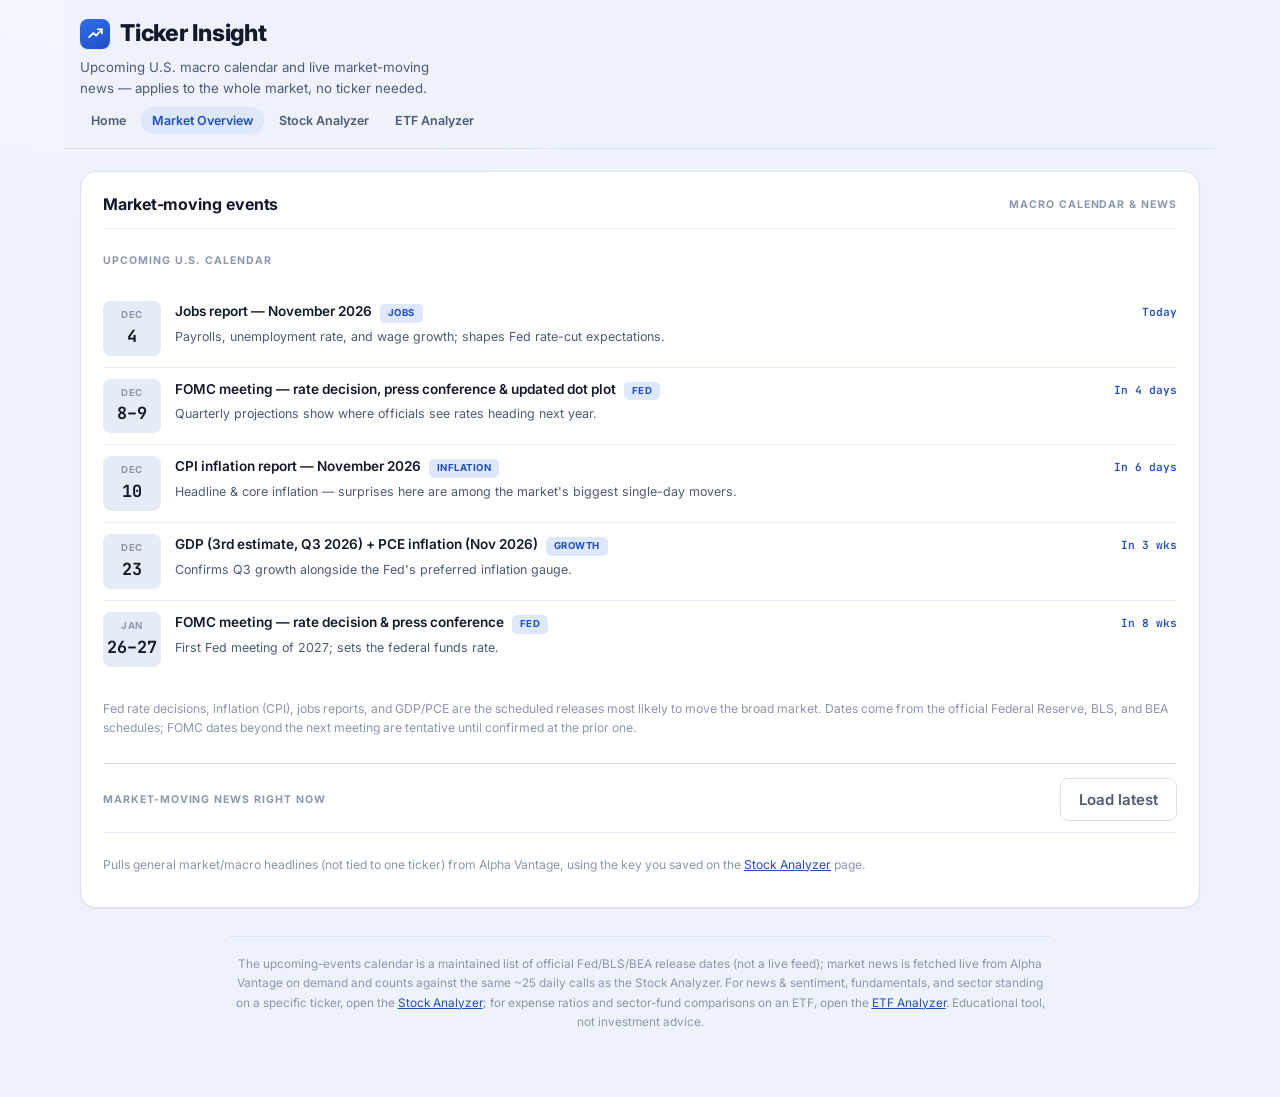
<file: overview.html>
<!doctype html>
<html lang="en">
<head>
<meta charset="utf-8">
<meta name="viewport" content="width=device-width,initial-scale=1">
<title>Market Overview · Ticker Insight</title>
<link rel="preconnect" href="https://fonts.googleapis.com">
<link rel="preconnect" href="https://fonts.gstatic.com" crossorigin>
<link href="https://fonts.googleapis.com/css2?family=Inter:wght@400;500;600;700;800&family=JetBrains+Mono:wght@500;600;700&display=swap" rel="stylesheet">
<link rel="stylesheet" href="style.css">
</head>
<body>
<div class="wrap">

  <div class="topbar">
    <div class="brandline">
      <h1><span class="brand-mark" aria-hidden="true"><svg viewBox="0 0 24 24" fill="none" xmlns="http://www.w3.org/2000/svg"><path d="M3 17L9 11L13 15L21 6" stroke="white" stroke-width="2.4" stroke-linecap="round" stroke-linejoin="round"/><path d="M21 6H15M21 6V12" stroke="white" stroke-width="2.4" stroke-linecap="round" stroke-linejoin="round"/></svg></span>Ticker Insight</h1>
      <p>Upcoming U.S. macro calendar and live market-moving news — applies to the whole market, no ticker needed.</p>
      <nav class="pagenav">
        <a href="index.html">Home</a>
        <a href="overview.html" class="active">Market Overview</a>
        <a href="analyzer.html">Stock Analyzer</a>
        <a href="etf.html">ETF Analyzer</a>
      </nav>
    </div>
  </div>

  <div class="card" id="marketEventsCard">
    <div class="card-head"><h2>Market-moving events</h2><span class="eyebrow">Macro calendar &amp; news</span></div>

    <div class="cal-sub">
      <p class="eyebrow">Upcoming U.S. calendar</p>
      <div id="calList"></div>
      <p class="note">Fed rate decisions, inflation (CPI), jobs reports, and GDP/PCE are the scheduled releases most likely to move the broad market. Dates come from the official Federal Reserve, BLS, and BEA schedules; FOMC dates beyond the next meeting are tentative until confirmed at the prior one.</p>
    </div>

    <div class="cal-sub" style="border-top:1px solid var(--border);padding-top:14px;">
      <div class="card-head" style="margin-bottom:0;">
        <p class="eyebrow" style="margin:0;">Market-moving news right now</p>
        <button type="button" class="ghost" id="loadMarketNews">Load latest</button>
      </div>
      <div id="marketNewsList"><p class="note">Pulls general market/macro headlines (not tied to one ticker) from Alpha Vantage, using the key you saved on the <a href="analyzer.html">Stock Analyzer</a> page.</p></div>
    </div>
  </div>

  <footer>
    The upcoming-events calendar is a maintained list of official Fed/BLS/BEA release dates (not a live feed); market news is fetched live from Alpha Vantage on demand and counts against the same ~25 daily calls as the Stock Analyzer. For news &amp; sentiment, fundamentals, and sector standing on a specific ticker, open the <a href="analyzer.html">Stock Analyzer</a>; for expense ratios and sector-fund comparisons on an ETF, open the <a href="etf.html">ETF Analyzer</a>. Educational tool, not investment advice.
  </footer>
</div>

<script src="shared.js"></script>
<script>
(function(){
"use strict";

const els = {
  calList: document.getElementById('calList'),
  marketNewsList: document.getElementById('marketNewsList'),
  loadMarketNews: document.getElementById('loadMarketNews'),
};

/* ---------------- upcoming U.S. macro calendar (static, verified against source calendars) ----------------
   Sourced from federalreserve.gov/monetarypolicy/fomccalendars.htm, bls.gov/schedule (CPI & Employment
   Situation release schedules), and bea.gov/news/schedule, checked as of Sep 21, 2026. FOMC meetings beyond
   the next one are tentative until confirmed at the prior meeting, per the Fed's own calendar page. This
   list runs through Jan 2027 — extend it with the next year's published schedules before it runs dry. */
const MACRO_EVENTS = [
  {start:'2026-09-30', title:'GDP (3rd estimate, Q2 2026) + PCE inflation (Aug 2026)', cat:'Growth', desc:"Confirms the pace of economic growth alongside the Fed's preferred inflation gauge."},
  {start:'2026-10-02', title:'Jobs report — September 2026', cat:'Jobs', desc:'Payrolls, unemployment rate, and wage growth; shapes Fed rate-cut expectations.'},
  {start:'2026-10-14', title:'CPI inflation report — September 2026', cat:'Inflation', desc:"Headline &amp; core inflation — surprises here are among the market's biggest single-day movers."},
  {start:'2026-10-27', end:'2026-10-28', title:'FOMC meeting — rate decision &amp; press conference', cat:'Fed', desc:'Sets the federal funds rate, the single biggest lever for stocks, bonds, and the dollar.'},
  {start:'2026-10-29', title:'GDP (advance estimate, Q3 2026) + PCE inflation (Sep 2026)', cat:'Growth', desc:"First read on Q3 growth alongside the Fed's preferred inflation gauge."},
  {start:'2026-11-06', title:'Jobs report — October 2026', cat:'Jobs', desc:'Payrolls, unemployment rate, and wage growth; shapes Fed rate-cut expectations.'},
  {start:'2026-11-10', title:'CPI inflation report — October 2026', cat:'Inflation', desc:"Headline &amp; core inflation — surprises here are among the market's biggest single-day movers."},
  {start:'2026-11-25', title:'GDP (2nd estimate, Q3 2026) + PCE inflation (Oct 2026)', cat:'Growth', desc:"Revised Q3 growth figure alongside the Fed's preferred inflation gauge."},
  {start:'2026-12-04', title:'Jobs report — November 2026', cat:'Jobs', desc:'Payrolls, unemployment rate, and wage growth; shapes Fed rate-cut expectations.'},
  {start:'2026-12-08', end:'2026-12-09', title:'FOMC meeting — rate decision, press conference &amp; updated dot plot', cat:'Fed', desc:'Quarterly projections show where officials see rates heading next year.'},
  {start:'2026-12-10', title:'CPI inflation report — November 2026', cat:'Inflation', desc:"Headline &amp; core inflation — surprises here are among the market's biggest single-day movers."},
  {start:'2026-12-23', title:'GDP (3rd estimate, Q3 2026) + PCE inflation (Nov 2026)', cat:'Growth', desc:"Confirms Q3 growth alongside the Fed's preferred inflation gauge."},
  {start:'2027-01-26', end:'2027-01-27', title:'FOMC meeting — rate decision &amp; press conference', cat:'Fed', desc:'First Fed meeting of 2027; sets the federal funds rate.'},
];

function daysUntil(dateStr){
  const d = new Date(dateStr+'T00:00:00');
  const now = new Date();
  const today = new Date(now.getFullYear(), now.getMonth(), now.getDate());
  return Math.round((d - today) / 86400000);
}
function fmtWhen(diff){
  if(diff < 0) return '';
  if(diff === 0) return 'Today';
  if(diff === 1) return 'Tomorrow';
  if(diff < 7) return 'In '+diff+' days';
  const wk = Math.round(diff/7);
  return 'In '+wk+' wk'+(wk===1?'':'s');
}
function fmtDateBadge(startStr, endStr){
  const d = new Date(startStr+'T00:00:00');
  const mon = d.toLocaleDateString('en-US',{month:'short'});
  if(endStr){
    const e = new Date(endStr+'T00:00:00');
    return {mon: mon, day: d.getDate()+'–'+e.getDate()};
  }
  return {mon: mon, day: String(d.getDate())};
}
function renderCalendar(){
  const upcoming = MACRO_EVENTS.filter(function(ev){ return daysUntil(ev.end || ev.start) >= 0; }).slice(0,8);
  if(!upcoming.length){
    els.calList.innerHTML = '<p class="note">This calendar has run past its last loaded date — it needs a refresh with the next batch of published Fed/BLS/BEA dates.</p>';
    return;
  }
  els.calList.innerHTML = upcoming.map(function(ev){
    const badge = fmtDateBadge(ev.start, ev.end);
    return '<div class="cal-row">'+
      '<div class="cal-date"><div class="mon">'+badge.mon+'</div><div class="day">'+badge.day+'</div></div>'+
      '<div class="cal-body">'+
        '<div class="cal-top"><span class="cal-title">'+ev.title+'</span><span class="cal-cat">'+ev.cat+'</span><span class="cal-when">'+fmtWhen(daysUntil(ev.start))+'</span></div>'+
        '<div class="cal-desc">'+ev.desc+'</div>'+
      '</div>'+
    '</div>';
  }).join('');
}

function renderMarketNews(feed){
  if(!feed.length){ els.marketNewsList.innerHTML = '<p class="note">No macro/market headlines came back — try again shortly.</p>'; return; }
  els.marketNewsList.innerHTML = feed.slice(0,8).map(function(n){
    const cls = sentClass(n.overall_sentiment_label);
    let when = '';
    if(n.time_published && n.time_published.length>=8){
      const t = n.time_published;
      when = t.slice(4,6)+'/'+t.slice(6,8)+'/'+t.slice(0,4);
    }
    return '<div class="news-item"><div class="news-top"><a href="'+n.url+'" target="_blank" rel="noopener">'+n.title+'</a><span class="tag '+cls+'">'+(n.overall_sentiment_label||'—')+'</span></div>'+
      '<div class="meta">'+n.source+' · '+when+'</div></div>';
  }).join('');
}

els.loadMarketNews.addEventListener('click', async function(){
  const avKey = loadK('ti_av_key');
  if(!avKey){ els.marketNewsList.innerHTML = '<p class="note">Add your Alpha Vantage key on the <a href="analyzer.html">Stock Analyzer</a> page first.</p>'; return; }
  els.loadMarketNews.disabled = true;
  els.marketNewsList.innerHTML = '<div class="skel" style="width:100%;height:60px;"></div>';
  try{
    const json = await avFetch({function:'NEWS_SENTIMENT', topics:'financial_markets,economy_macro,economy_monetary,economy_fiscal', limit:'10'}, avKey);
    renderMarketNews(json.feed || []);
  }catch(err){
    els.marketNewsList.innerHTML = '<p class="note">'+err.message+'</p>';
  }finally{
    els.loadMarketNews.disabled = false;
  }
});

renderCalendar();

})();
</script>
</body>
</html>
</file>
<file: style.css>
:root{
  --bg:#eef2fa; --card:#ffffff; --border:#d8e2f3; --border-soft:#e8eef9;
  --ink:#111a2b; --ink-soft:#4b5b76; --ink-faint:#8a97ac;
  --accent:#2f6fed; --accent-dark:#1f4fc4; --accent-soft:#dde8fd;
  --bull:#12875a; --bull-soft:#dcf2e6; --bear:#c23a3a; --bear-soft:#f9e0e0;
  --neutral:#57647c; --neutral-soft:#e6ecf7;
  /* aliases so the JS-built class/var names ("bullish"/"bearish") resolve to the same tones as bull/bear */
  --bullish:var(--bull); --bullish-soft:var(--bull-soft);
  --bearish:var(--bear); --bearish-soft:var(--bear-soft);
  --shadow-sm:0 1px 2px rgba(17,26,43,.06);
  --shadow-md:0 14px 34px -16px rgba(17,26,43,.24);
  --radius-lg:16px; --radius-md:10px; --radius-sm:8px;
}
/* Always light mode — dark-mode auto-switching removed by request. */
*{box-sizing:border-box;}
html{-webkit-font-smoothing:antialiased;}
body{margin:0;
  background:radial-gradient(1100px 520px at 12% -8%, #f7faff 0%, transparent 60%), var(--bg);
  color:var(--ink);font:15px/1.55 'Inter',-apple-system,BlinkMacSystemFont,"Segoe UI",sans-serif;padding:0 16px 64px;}
.wrap{max-width:1120px;margin:0 auto;display:flex;flex-direction:column;gap:22px;}
h1{font-size:1.45rem;margin:0;font-weight:800;letter-spacing:-.01em;display:flex;align-items:center;gap:10px;}
h2{font-size:1rem;margin:0;font-weight:700;letter-spacing:-.005em;}
a{color:var(--accent-dark);}
a:hover{color:var(--accent);}
.brand-mark{flex:0 0 auto;width:30px;height:30px;border-radius:8px;background:linear-gradient(155deg,var(--accent) 0%,var(--accent-dark) 100%);display:flex;align-items:center;justify-content:center;box-shadow:var(--shadow-sm);}
.brand-mark svg{width:17px;height:17px;display:block;}
.brand-mark.large{width:56px;height:56px;border-radius:14px;}
.brand-mark.large svg{width:30px;height:30px;}
.topbar{position:sticky;top:0;z-index:20;margin:0 -16px;padding:16px 16px 14px;background:rgba(238,242,250,.88);backdrop-filter:blur(10px);-webkit-backdrop-filter:blur(10px);display:flex;flex-wrap:wrap;gap:14px;justify-content:space-between;align-items:flex-end;border-bottom:1px solid var(--border);}
.topbar .brandline{display:flex;flex-direction:column;gap:5px;}
.topbar p{margin:0;color:var(--ink-soft);font-size:0.83rem;max-width:48ch;}
.pagenav{display:flex;gap:4px;margin-top:4px;}
.pagenav a{font-size:.78rem;font-weight:600;color:var(--ink-soft);text-decoration:none;padding:4px 11px;border-radius:999px;transition:background .15s,color .15s;}
.pagenav a:hover{background:var(--neutral-soft);color:var(--ink);}
.pagenav a.active{background:var(--accent-soft);color:var(--accent-dark);}
form{display:flex;flex-wrap:wrap;gap:8px;align-items:center;}
input[type=text],input[type=password]{font:inherit;padding:9px 12px;border-radius:var(--radius-sm);border:1px solid var(--border);background:var(--card);color:var(--ink);width:130px;transition:border-color .15s,box-shadow .15s;}
input[type=text]:focus,input[type=password]:focus{outline:none;border-color:var(--accent);box-shadow:0 0 0 3px var(--accent-soft);}
button{font:inherit;font-weight:600;padding:9px 18px;border-radius:var(--radius-sm);border:1px solid var(--accent-dark);background:linear-gradient(155deg,var(--accent) 0%,var(--accent-dark) 100%);color:#ffffff;cursor:pointer;box-shadow:var(--shadow-sm);transition:transform .12s ease,box-shadow .12s ease,opacity .12s ease;}
button:hover{box-shadow:var(--shadow-md);transform:translateY(-1px);}
button:active{transform:translateY(0);}
button.ghost{background:transparent;color:var(--ink-soft);border-color:var(--border);font-weight:600;box-shadow:none;}
button.ghost:hover{border-color:var(--accent);color:var(--accent-dark);box-shadow:none;transform:none;}
button:disabled{opacity:.55;cursor:progress;transform:none;box-shadow:none;}
details.keys{position:relative;}
details.keys summary{list-style:none;cursor:pointer;font-size:.78rem;color:var(--ink-soft);padding:9px 12px;border:1px solid var(--border);border-radius:var(--radius-sm);background:var(--card);transition:border-color .15s;}
details.keys summary:hover{border-color:var(--accent);}
details.keys summary::-webkit-details-marker{display:none;}
.keypanel{position:absolute;right:0;top:calc(100% + 6px);z-index:5;background:var(--card);border:1px solid var(--border);border-radius:var(--radius-md);padding:16px;width:300px;display:flex;flex-direction:column;gap:10px;box-shadow:var(--shadow-md);}
.keypanel p{font-size:.78rem;color:var(--ink-soft);margin:0;line-height:1.5;}
.keypanel label{font-size:.68rem;text-transform:uppercase;letter-spacing:.06em;color:var(--ink-faint);font-weight:700;}
.banner{font-size:.83rem;padding:11px 16px;border-radius:var(--radius-md);border:1px solid var(--border);background:var(--card);color:var(--ink-soft);box-shadow:var(--shadow-sm);}
.banner.error{background:var(--bear-soft);border-color:var(--bear);color:var(--bear);}
.banner.example{background:var(--accent-soft);border-color:var(--accent);color:var(--accent-dark);}
.overview{background:var(--card);border:1px solid var(--border);border-radius:var(--radius-lg);padding:20px 24px;display:flex;flex-wrap:wrap;gap:20px;justify-content:space-between;box-shadow:var(--shadow-md);}
.ov-id .tick{font-family:'JetBrains Mono',ui-monospace,monospace;font-size:.72rem;color:var(--accent-dark);background:var(--accent-soft);padding:2px 9px;border-radius:999px;display:inline-block;font-weight:700;letter-spacing:.02em;}
.ov-id h2{font-size:1.4rem;margin-top:7px;font-weight:800;letter-spacing:-.01em;}
.ov-id .sub{color:var(--ink-soft);font-size:.82rem;margin-top:2px;}
.ov-price{display:flex;flex-direction:column;justify-content:center;align-items:flex-end;gap:5px;}
.px{font-family:'JetBrains Mono',ui-monospace,monospace;font-size:1.7rem;font-weight:700;letter-spacing:-.01em;}
.chg{font-family:'JetBrains Mono',ui-monospace,monospace;font-weight:700;font-size:.85rem;padding:3px 10px;border-radius:999px;width:fit-content;}
.chg.up{color:var(--bull);background:var(--bull-soft);} .chg.down{color:var(--bear);background:var(--bear-soft);}
.grid{display:grid;grid-template-columns:1fr 1fr;gap:20px;align-items:start;}
@media (max-width:840px){.grid{grid-template-columns:1fr;} .topbar{position:static;backdrop-filter:none;-webkit-backdrop-filter:none;}}
.card{background:var(--card);border:1px solid var(--border);border-radius:var(--radius-lg);padding:20px 22px;display:flex;flex-direction:column;gap:13px;box-shadow:var(--shadow-sm);transition:box-shadow .18s ease,border-color .18s ease;}
.card:hover{box-shadow:var(--shadow-md);border-color:var(--border-soft);}
.card-head{display:flex;justify-content:space-between;align-items:center;gap:8px;padding-bottom:11px;border-bottom:1px solid var(--border-soft);}
.eyebrow{font-size:.66rem;text-transform:uppercase;letter-spacing:.09em;color:var(--ink-faint);font-weight:700;}
.verdict-row{display:flex;align-items:center;gap:12px;flex-wrap:wrap;}
.verdict-pill{font-weight:700;font-size:.92rem;padding:7px 16px;border-radius:999px;}
.verdict-pill.bullish{background:var(--bull-soft);color:var(--bull);}
.verdict-pill.bearish{background:var(--bear-soft);color:var(--bear);}
.verdict-pill.neutral{background:var(--neutral-soft);color:var(--neutral);}
.verdict-note{font-size:.82rem;color:var(--ink-soft);}
.news-item{padding-block:12px;border-bottom:1px solid var(--border-soft);display:flex;flex-direction:column;gap:4px;}
.news-item:first-child{padding-top:2px;}
.news-item:last-child{border-bottom:none;padding-bottom:0;}
.news-top{display:flex;justify-content:space-between;gap:10px;align-items:baseline;}
.news-item a{font-weight:600;font-size:.88rem;text-decoration:none;color:var(--ink);}
.news-item a:hover{color:var(--accent-dark);text-decoration:underline;}
.tag{font-size:.64rem;font-weight:700;padding:2px 7px;border-radius:5px;white-space:nowrap;letter-spacing:.01em;}
.tag.bullish{background:var(--bull-soft);color:var(--bull);} .tag.bearish{background:var(--bear-soft);color:var(--bear);} .tag.neutral{background:var(--neutral-soft);color:var(--neutral);}
.meta{font-size:.71rem;color:var(--ink-faint);font-family:'JetBrains Mono',ui-monospace,monospace;}
table.metrics{width:100%;border-collapse:collapse;font-size:.85rem;}
table.metrics tr{transition:background .12s;}
table.metrics tr:hover{background:var(--bg);}
table.metrics td{padding:8px 4px;border-bottom:1px solid var(--border-soft);}
table.metrics tr:last-child td{border-bottom:none;}
table.metrics td.k{color:var(--ink-soft);}
table.metrics td.v{font-family:'JetBrains Mono',ui-monospace,monospace;text-align:right;font-weight:700;}
table.rank{width:100%;border-collapse:collapse;font-size:.83rem;}
table.rank th{text-align:left;font-size:.66rem;text-transform:uppercase;letter-spacing:.06em;color:var(--ink-faint);font-weight:700;padding-bottom:8px;border-bottom:1px solid var(--border);}
table.rank td{padding:9px 5px;border-bottom:1px solid var(--border-soft);}
table.rank tr:last-child td{border-bottom:none;}
table.rank td.num{font-family:'JetBrains Mono',ui-monospace,monospace;text-align:right;}
table.rank tr.self-row{background:var(--accent-soft);}
table.rank tr.self-row td{font-weight:700;}
.tier-badge{display:inline-block;font-weight:700;padding:5px 14px;border-radius:999px;font-size:.85rem;background:var(--neutral-soft);color:var(--neutral);}
.peers{display:flex;flex-wrap:wrap;gap:7px;}
.peer-chip{font-family:'JetBrains Mono',ui-monospace,monospace;font-size:.74rem;background:var(--neutral-soft);color:var(--ink-soft);padding:4px 10px;border-radius:999px;font-weight:600;}
.note{font-size:.76rem;color:var(--ink-faint);line-height:1.55;}
.cal-sub{display:flex;flex-direction:column;gap:10px;}
.cal-row{display:flex;gap:14px;align-items:flex-start;padding-block:11px;border-bottom:1px solid var(--border-soft);}
.cal-row:last-child{border-bottom:none;}
.cal-date{flex:0 0 auto;width:58px;text-align:center;background:var(--neutral-soft);border-radius:var(--radius-sm);padding:7px 2px;}
.cal-date .mon{font-size:.6rem;text-transform:uppercase;letter-spacing:.05em;color:var(--ink-faint);font-weight:700;}
.cal-date .day{font-family:'JetBrains Mono',ui-monospace,monospace;font-size:1.05rem;font-weight:700;color:var(--ink);}
.cal-body{flex:1;min-width:0;display:flex;flex-direction:column;gap:4px;}
.cal-top{display:flex;align-items:baseline;gap:8px;flex-wrap:wrap;}
.cal-title{font-weight:600;font-size:.85rem;}
.cal-when{font-size:.7rem;font-family:'JetBrains Mono',ui-monospace,monospace;color:var(--accent-dark);white-space:nowrap;margin-left:auto;font-weight:600;}
.cal-desc{font-size:.78rem;color:var(--ink-soft);}
.cal-cat{font-size:.6rem;font-weight:700;text-transform:uppercase;letter-spacing:.05em;padding:2px 8px;border-radius:5px;background:var(--accent-soft);color:var(--accent-dark);white-space:nowrap;}
.skel{background:linear-gradient(90deg,var(--neutral-soft) 25%,var(--border) 37%,var(--neutral-soft) 63%);background-size:400% 100%;animation:sh 1.3s ease infinite;border-radius:8px;height:14px;}
@keyframes sh{0%{background-position:100% 0}100%{background-position:0 0}}
footer{font-size:.74rem;color:var(--ink-faint);text-align:center;padding-top:18px;margin-top:6px;border-top:1px solid var(--border);line-height:1.65;max-width:820px;margin-inline:auto;}

/* ---------------- sector exposure bars (ETF analyzer) ---------------- */
.sector-bar-row{display:flex;align-items:center;gap:10px;font-size:.8rem;padding-block:5px;}
.sector-bar-name{flex:0 0 150px;color:var(--ink-soft);white-space:nowrap;overflow:hidden;text-overflow:ellipsis;}
.sector-bar-track{flex:1;background:var(--neutral-soft);border-radius:999px;height:8px;overflow:hidden;}
.sector-bar-fill{display:block;height:100%;background:linear-gradient(90deg,var(--accent) 0%,var(--accent-dark) 100%);border-radius:999px;}
.sector-bar-pct{flex:0 0 46px;text-align:right;font-family:'JetBrains Mono',ui-monospace,monospace;font-weight:700;color:var(--ink);}

/* ---------------- cover page ---------------- */
.cover-wrap{min-height:calc(100vh - 64px);display:flex;flex-direction:column;justify-content:center;align-items:center;text-align:center;gap:44px;padding-top:48px;}
.hero{display:flex;flex-direction:column;align-items:center;gap:16px;max-width:640px;}
.hero h1{font-size:2.1rem;flex-direction:column;gap:14px;}
.hero-sub{color:var(--ink-soft);font-size:1rem;line-height:1.65;margin:0;}
.cover-grid{display:grid;grid-template-columns:repeat(auto-fit,minmax(230px,1fr));gap:20px;width:100%;max-width:960px;}
@media (max-width:700px){.cover-grid{grid-template-columns:1fr;}}
.cover-card{background:var(--card);border:1px solid var(--border);border-radius:var(--radius-lg);padding:28px 26px;text-align:left;text-decoration:none;color:inherit;display:flex;flex-direction:column;gap:8px;box-shadow:var(--shadow-sm);transition:box-shadow .18s ease,transform .18s ease,border-color .18s ease;}
.cover-card:hover{box-shadow:var(--shadow-md);transform:translateY(-3px);border-color:var(--accent);}
.cover-card h2{font-size:1.15rem;}
.cover-card p{color:var(--ink-soft);font-size:.88rem;margin:0;line-height:1.55;}
.cover-arrow{margin-top:6px;font-weight:700;font-size:.83rem;color:var(--accent-dark);}
.cover-wrap footer{margin-top:0;}
</file>
